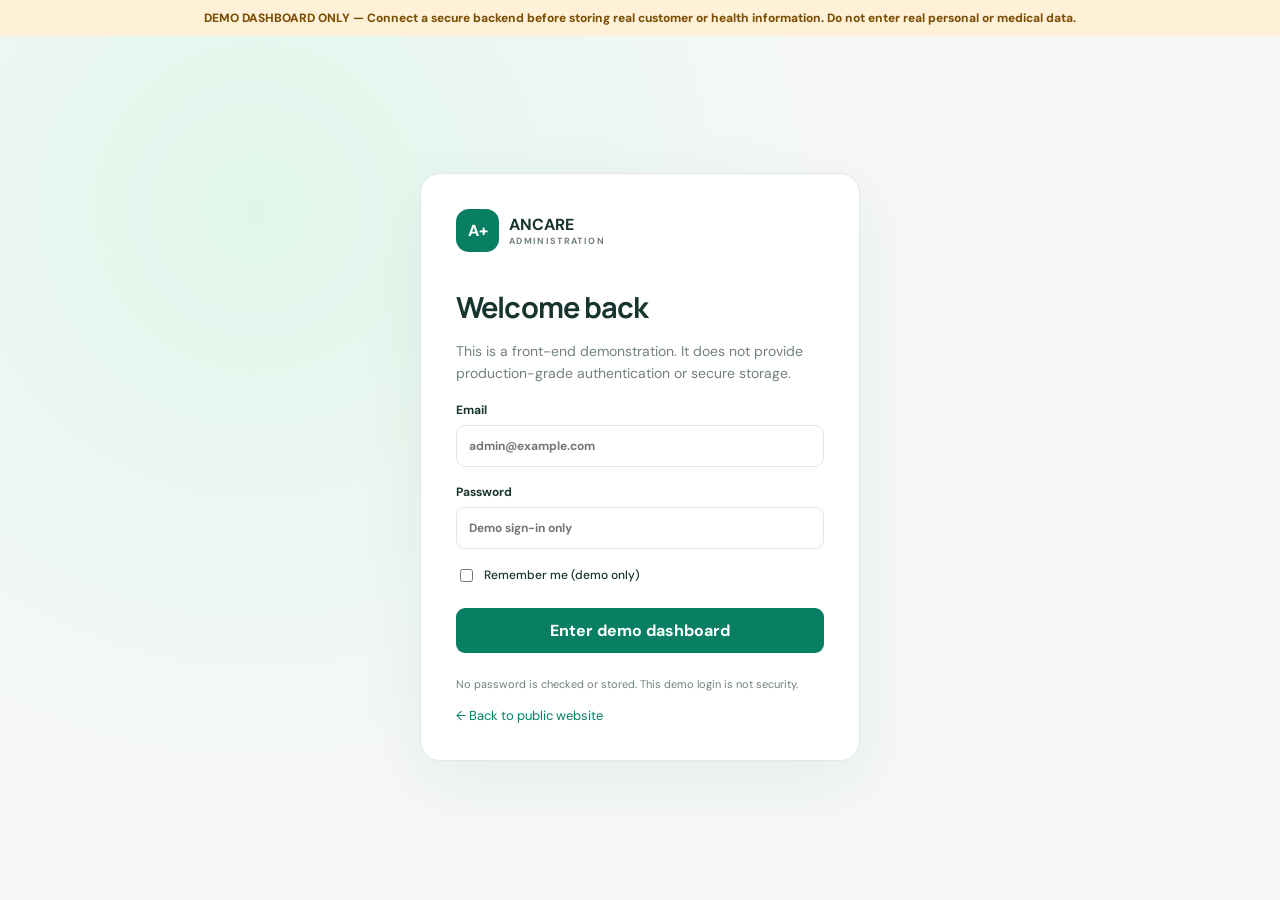
<file: admin.html>
<!doctype html><html lang="en"><head><meta charset="utf-8"><meta name="viewport" content="width=device-width,initial-scale=1"><title>Ancare Admin Demo</title><meta name="robots" content="noindex,nofollow"><link rel="stylesheet" href="admin.css"></head><body><div class="warning">DEMO DASHBOARD ONLY — Connect a secure backend before storing real customer or health information. Do not enter real personal or medical data.</div><div id="login" class="login-wrap"><div class="login-card"><a class="admin-brand" href="index.html"><span>A+</span><b>ANCARE <small>ADMINISTRATION</small></b></a><h1>Welcome back</h1><p>This is a front-end demonstration. It does not provide production-grade authentication or secure storage.</p><form id="demoLogin"><label>Email<input type="email" required placeholder="admin@example.com"></label><label>Password<input type="password" required placeholder="Demo sign-in only"></label><label class="check"><input type="checkbox"> Remember me (demo only)</label><button class="primary">Enter demo dashboard</button></form><p class="tiny">No password is checked or stored. This demo login is not security.</p><a href="index.html">← Back to public website</a></div></div><div id="dashboard" hidden><aside class="sidebar" id="sidebar"><a class="admin-brand" href="#"><span>A+</span><b>ANCARE <small>ADMIN CONSOLE</small></b></a><div class="side-label">WORKSPACE</div><nav id="sideNav"></nav><div class="side-bottom"><span>● Demo mode</span><a href="index.html">View public website ↗</a><button id="logout">Exit demo</button></div></aside><main class="admin-main"><header class="admin-top"><button id="drawerToggle" class="drawer">☰</button><div><small>ANCARE / ADMIN</small><h2 id="pageTitle">Overview</h2></div><span class="demo-pill">DEMO DATA ONLY</span><div class="profile">A<span>Administrator placeholder</span></div></header><div class="admin-content"><div class="backend-alert">⚠ Demo mode only. Changes are held in this browser session and are not securely persisted or connected to the public website.</div><section id="pageContent"></section></div></main></div><div id="toast" class="toast" role="status"></div><script src="config.js"></script><script src="admin.js"></script></body></html>
</file>
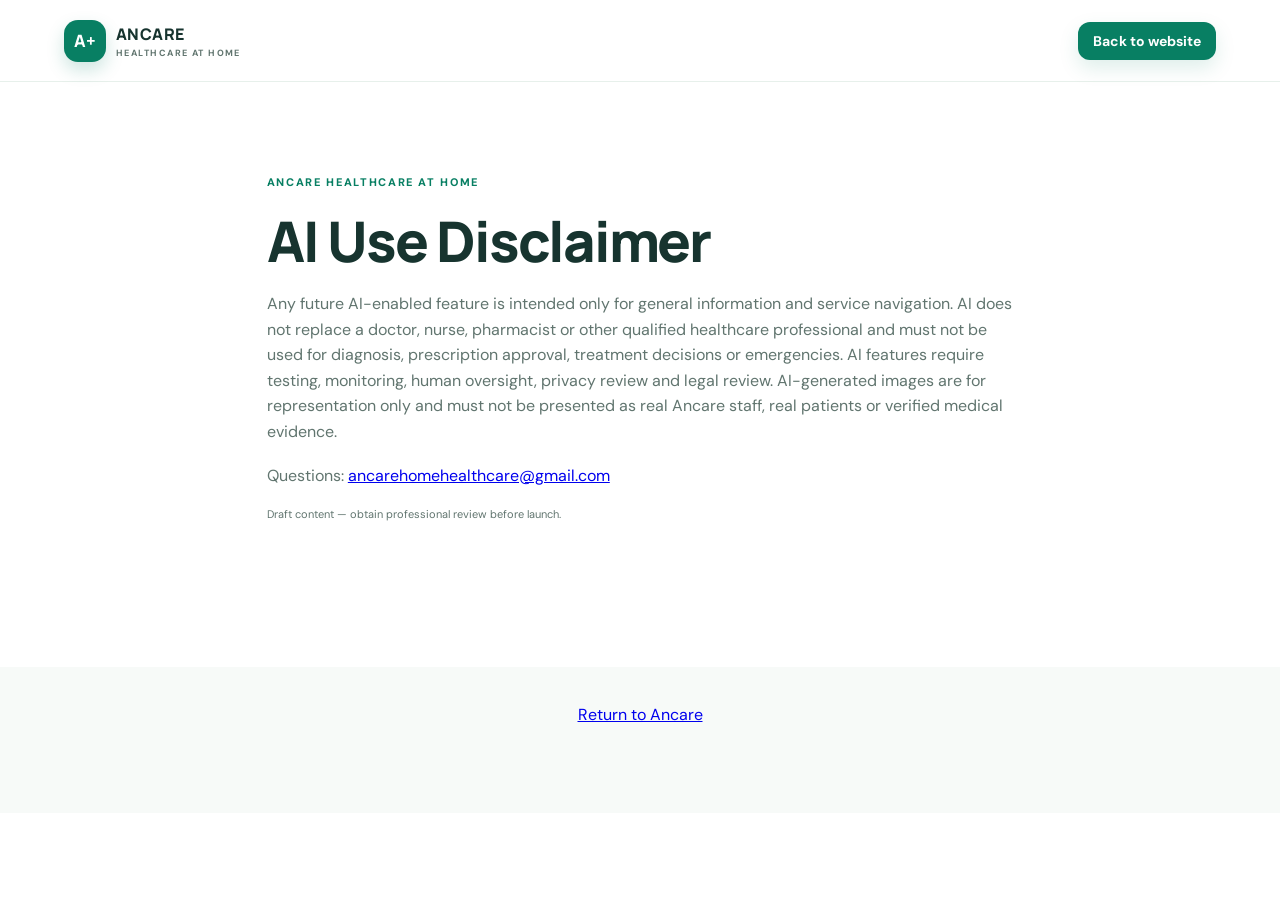
<file: ai-disclaimer.html>
<!doctype html><html lang="en"><head><meta charset="utf-8"><meta name="viewport" content="width=device-width,initial-scale=1"><title>AI Use Disclaimer | Ancare</title><link rel="stylesheet" href="style.css"></head><body><header class="site-header"><a class="brand" href="index.html"><span class="brand-mark">A+</span><span>ANCARE <small>HEALTHCARE AT HOME</small></span></a><a class="btn btn-small" href="index.html">Back to website</a></header><main class="section" style="max-width:900px;margin:auto;min-height:65vh"><span class="eyebrow">ANCARE HEALTHCARE AT HOME</span><h1 style="font-size:clamp(2rem,5vw,3.5rem)">AI Use Disclaimer</h1><p>Any future AI-enabled feature is intended only for general information and service navigation. AI does not replace a doctor, nurse, pharmacist or other qualified healthcare professional and must not be used for diagnosis, prescription approval, treatment decisions or emergencies. AI features require testing, monitoring, human oversight, privacy review and legal review. AI-generated images are for representation only and must not be presented as real Ancare staff, real patients or verified medical evidence.</p><p>Questions: <a href="mailto:ancarehomehealthcare@gmail.com">ancarehomehealthcare@gmail.com</a></p><p class="small-note">Draft content — obtain professional review before launch.</p></main><footer class="footer"><a href="index.html">Return to Ancare</a></footer></body></html>
</file>
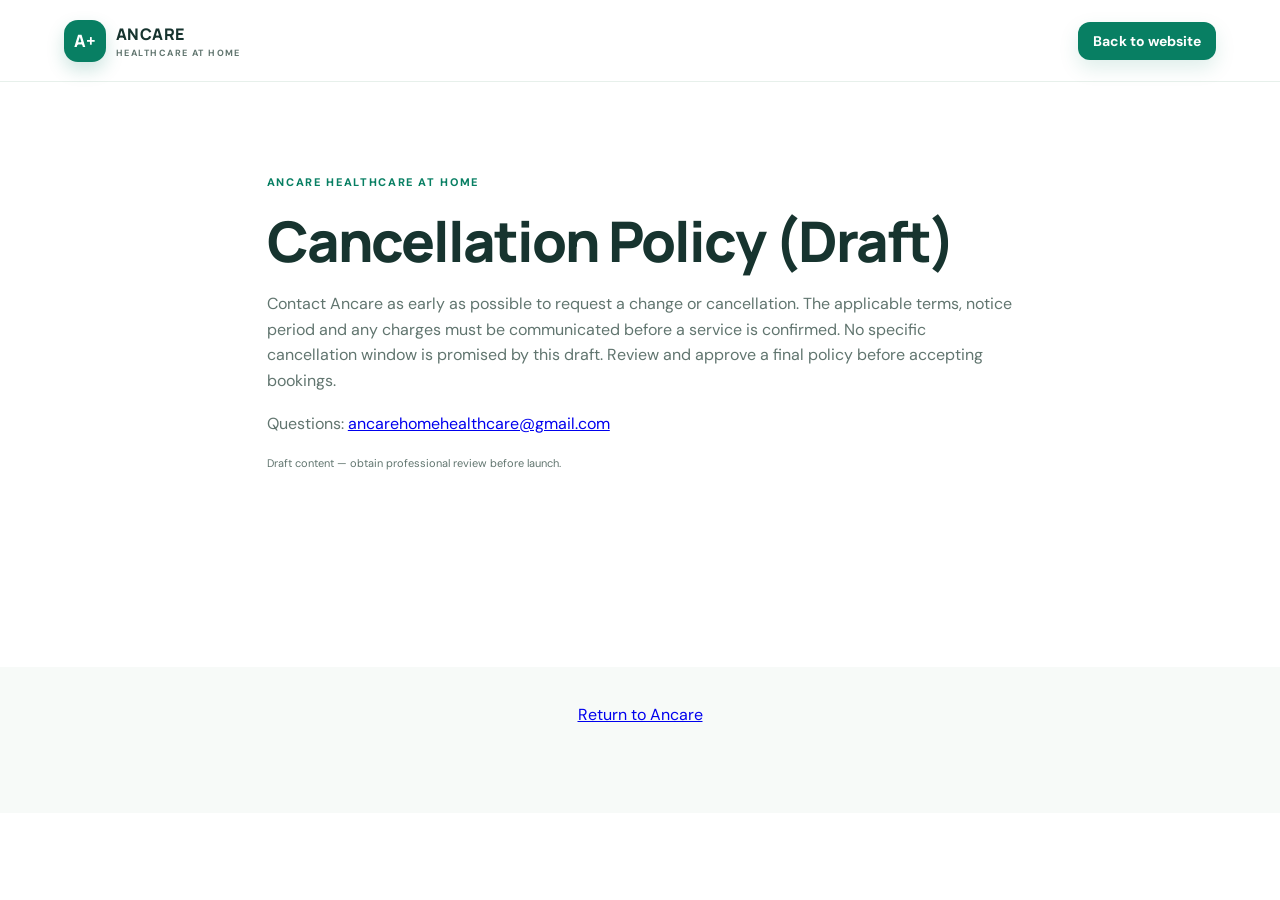
<file: cancellation.html>
<!doctype html><html lang="en"><head><meta charset="utf-8"><meta name="viewport" content="width=device-width,initial-scale=1"><title>Cancellation Policy (Draft) | Ancare</title><link rel="stylesheet" href="style.css"></head><body><header class="site-header"><a class="brand" href="index.html"><span class="brand-mark">A+</span><span>ANCARE <small>HEALTHCARE AT HOME</small></span></a><a class="btn btn-small" href="index.html">Back to website</a></header><main class="section" style="max-width:900px;margin:auto;min-height:65vh"><span class="eyebrow">ANCARE HEALTHCARE AT HOME</span><h1 style="font-size:clamp(2rem,5vw,3.5rem)">Cancellation Policy (Draft)</h1><p>Contact Ancare as early as possible to request a change or cancellation. The applicable terms, notice period and any charges must be communicated before a service is confirmed. No specific cancellation window is promised by this draft. Review and approve a final policy before accepting bookings.</p><p>Questions: <a href="mailto:ancarehomehealthcare@gmail.com">ancarehomehealthcare@gmail.com</a></p><p class="small-note">Draft content — obtain professional review before launch.</p></main><footer class="footer"><a href="index.html">Return to Ancare</a></footer></body></html>
</file>
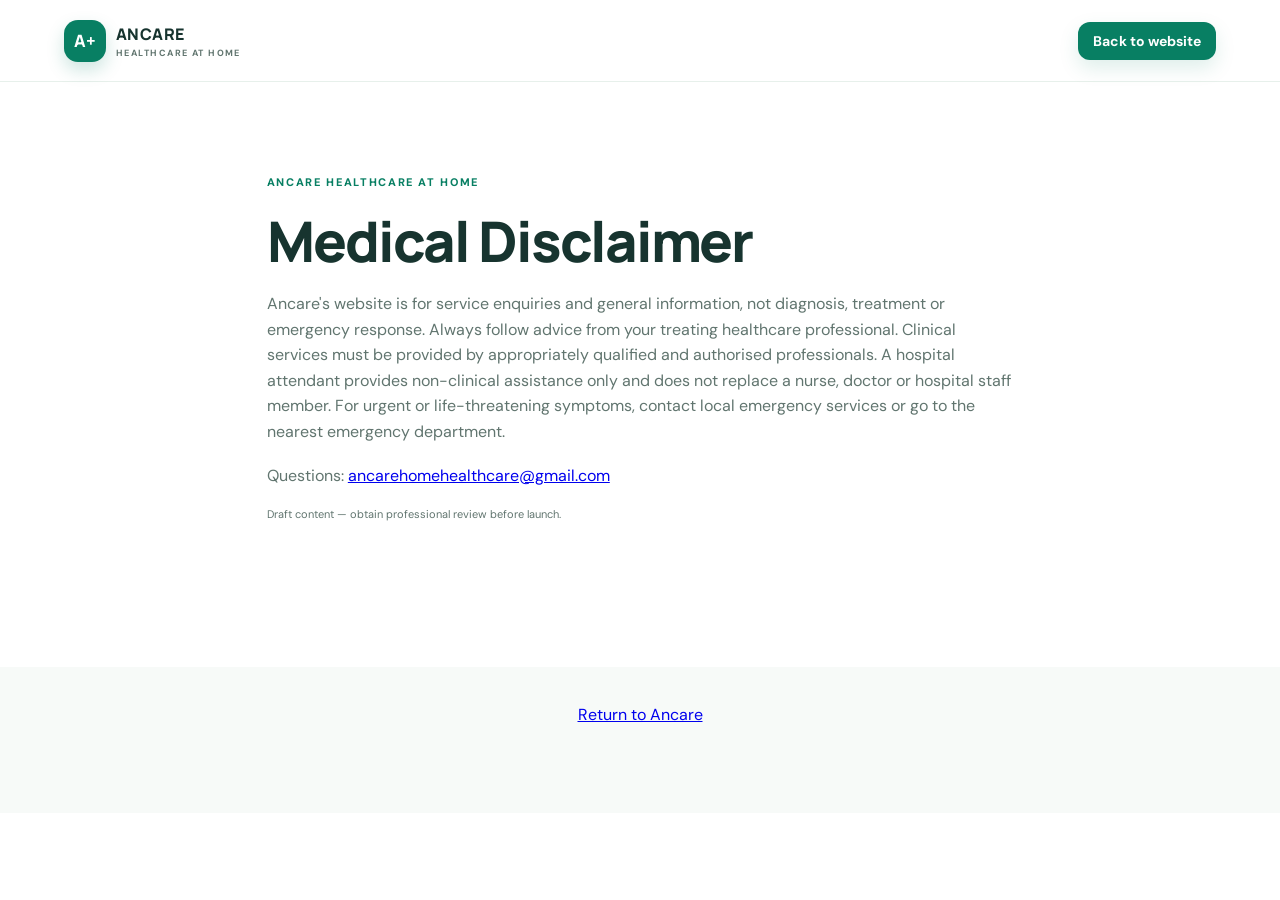
<file: medical-disclaimer.html>
<!doctype html><html lang="en"><head><meta charset="utf-8"><meta name="viewport" content="width=device-width,initial-scale=1"><title>Medical Disclaimer | Ancare</title><link rel="stylesheet" href="style.css"></head><body><header class="site-header"><a class="brand" href="index.html"><span class="brand-mark">A+</span><span>ANCARE <small>HEALTHCARE AT HOME</small></span></a><a class="btn btn-small" href="index.html">Back to website</a></header><main class="section" style="max-width:900px;margin:auto;min-height:65vh"><span class="eyebrow">ANCARE HEALTHCARE AT HOME</span><h1 style="font-size:clamp(2rem,5vw,3.5rem)">Medical Disclaimer</h1><p>Ancare's website is for service enquiries and general information, not diagnosis, treatment or emergency response. Always follow advice from your treating healthcare professional. Clinical services must be provided by appropriately qualified and authorised professionals. A hospital attendant provides non-clinical assistance only and does not replace a nurse, doctor or hospital staff member. For urgent or life-threatening symptoms, contact local emergency services or go to the nearest emergency department.</p><p>Questions: <a href="mailto:ancarehomehealthcare@gmail.com">ancarehomehealthcare@gmail.com</a></p><p class="small-note">Draft content — obtain professional review before launch.</p></main><footer class="footer"><a href="index.html">Return to Ancare</a></footer></body></html>
</file>
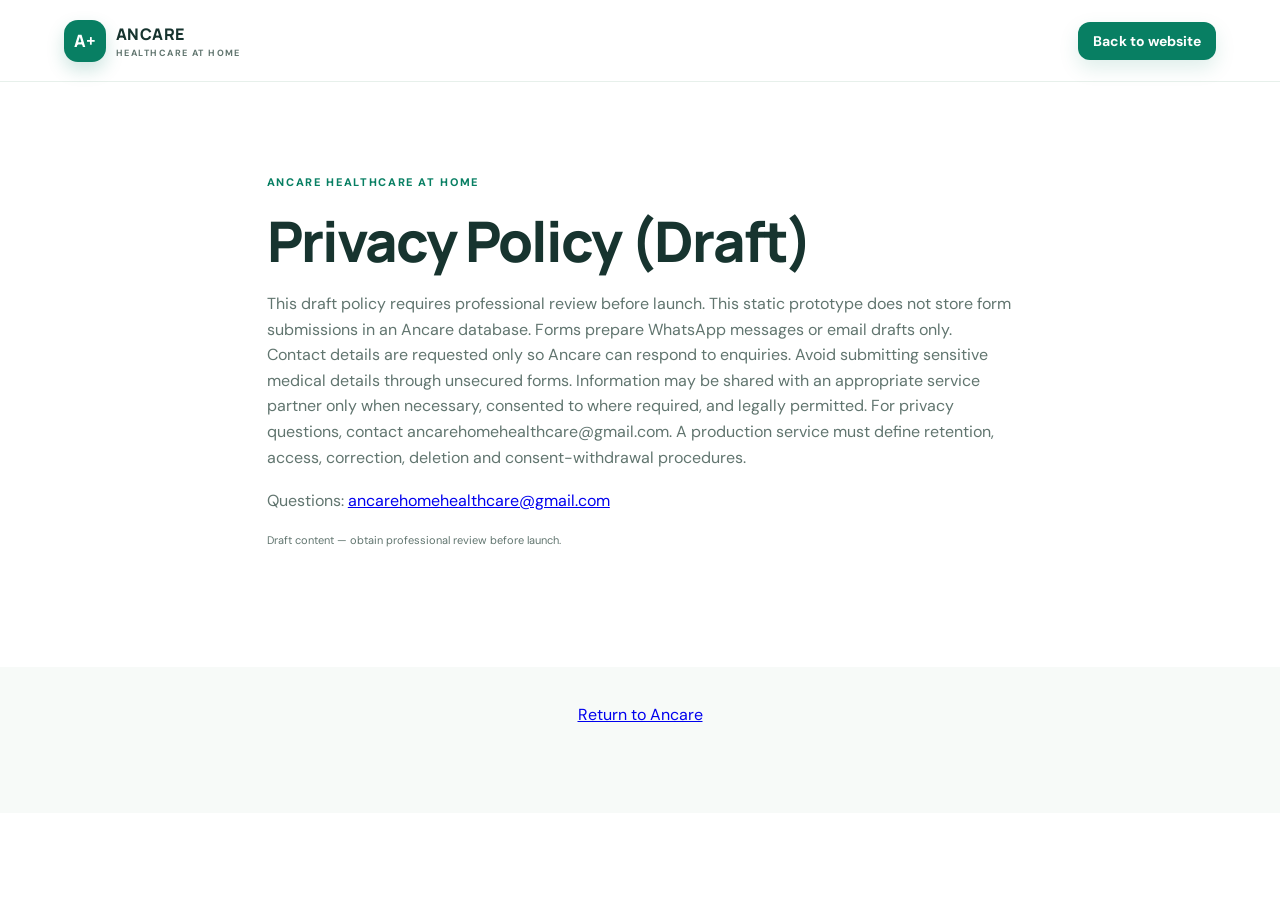
<file: privacy.html>
<!doctype html><html lang="en"><head><meta charset="utf-8"><meta name="viewport" content="width=device-width,initial-scale=1"><title>Privacy Policy (Draft) | Ancare</title><link rel="stylesheet" href="style.css"></head><body><header class="site-header"><a class="brand" href="index.html"><span class="brand-mark">A+</span><span>ANCARE <small>HEALTHCARE AT HOME</small></span></a><a class="btn btn-small" href="index.html">Back to website</a></header><main class="section" style="max-width:900px;margin:auto;min-height:65vh"><span class="eyebrow">ANCARE HEALTHCARE AT HOME</span><h1 style="font-size:clamp(2rem,5vw,3.5rem)">Privacy Policy (Draft)</h1><p>This draft policy requires professional review before launch. This static prototype does not store form submissions in an Ancare database. Forms prepare WhatsApp messages or email drafts only. Contact details are requested only so Ancare can respond to enquiries. Avoid submitting sensitive medical details through unsecured forms. Information may be shared with an appropriate service partner only when necessary, consented to where required, and legally permitted. For privacy questions, contact ancarehomehealthcare@gmail.com. A production service must define retention, access, correction, deletion and consent-withdrawal procedures.</p><p>Questions: <a href="mailto:ancarehomehealthcare@gmail.com">ancarehomehealthcare@gmail.com</a></p><p class="small-note">Draft content — obtain professional review before launch.</p></main><footer class="footer"><a href="index.html">Return to Ancare</a></footer></body></html>
</file>
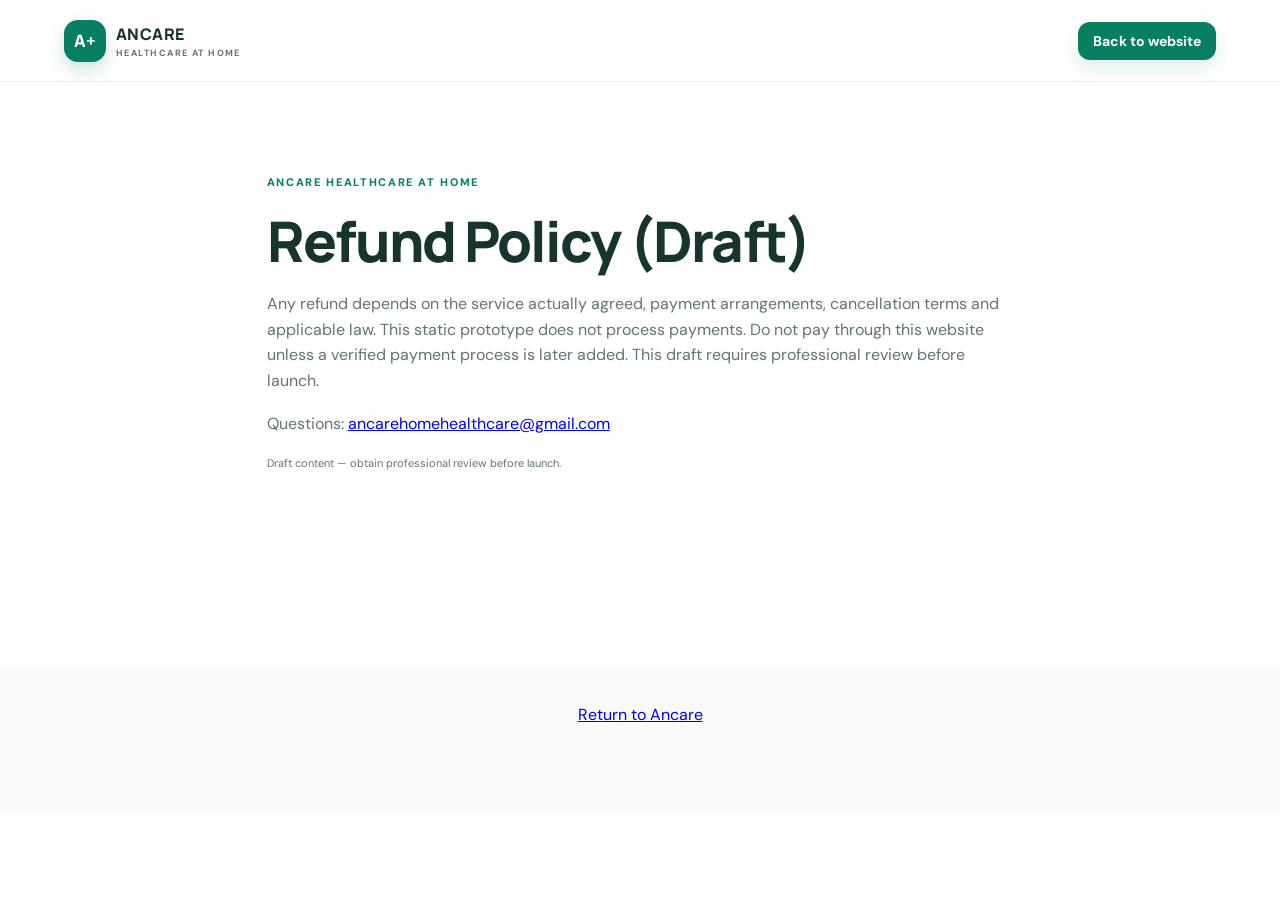
<file: refund.html>
<!doctype html><html lang="en"><head><meta charset="utf-8"><meta name="viewport" content="width=device-width,initial-scale=1"><title>Refund Policy (Draft) | Ancare</title><link rel="stylesheet" href="style.css"></head><body><header class="site-header"><a class="brand" href="index.html"><span class="brand-mark">A+</span><span>ANCARE <small>HEALTHCARE AT HOME</small></span></a><a class="btn btn-small" href="index.html">Back to website</a></header><main class="section" style="max-width:900px;margin:auto;min-height:65vh"><span class="eyebrow">ANCARE HEALTHCARE AT HOME</span><h1 style="font-size:clamp(2rem,5vw,3.5rem)">Refund Policy (Draft)</h1><p>Any refund depends on the service actually agreed, payment arrangements, cancellation terms and applicable law. This static prototype does not process payments. Do not pay through this website unless a verified payment process is later added. This draft requires professional review before launch.</p><p>Questions: <a href="mailto:ancarehomehealthcare@gmail.com">ancarehomehealthcare@gmail.com</a></p><p class="small-note">Draft content — obtain professional review before launch.</p></main><footer class="footer"><a href="index.html">Return to Ancare</a></footer></body></html>
</file>
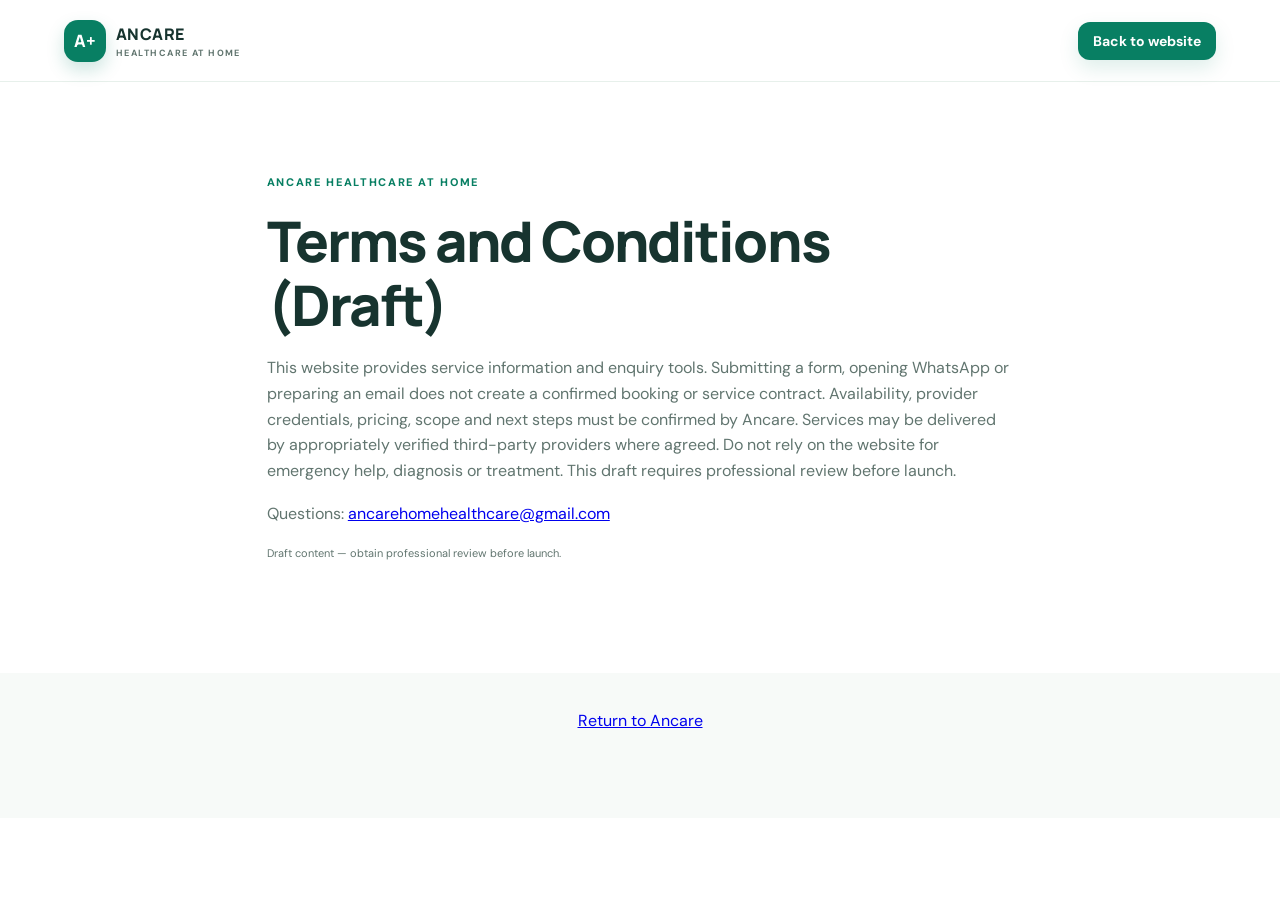
<file: terms.html>
<!doctype html><html lang="en"><head><meta charset="utf-8"><meta name="viewport" content="width=device-width,initial-scale=1"><title>Terms and Conditions (Draft) | Ancare</title><link rel="stylesheet" href="style.css"></head><body><header class="site-header"><a class="brand" href="index.html"><span class="brand-mark">A+</span><span>ANCARE <small>HEALTHCARE AT HOME</small></span></a><a class="btn btn-small" href="index.html">Back to website</a></header><main class="section" style="max-width:900px;margin:auto;min-height:65vh"><span class="eyebrow">ANCARE HEALTHCARE AT HOME</span><h1 style="font-size:clamp(2rem,5vw,3.5rem)">Terms and Conditions (Draft)</h1><p>This website provides service information and enquiry tools. Submitting a form, opening WhatsApp or preparing an email does not create a confirmed booking or service contract. Availability, provider credentials, pricing, scope and next steps must be confirmed by Ancare. Services may be delivered by appropriately verified third-party providers where agreed. Do not rely on the website for emergency help, diagnosis or treatment. This draft requires professional review before launch.</p><p>Questions: <a href="mailto:ancarehomehealthcare@gmail.com">ancarehomehealthcare@gmail.com</a></p><p class="small-note">Draft content — obtain professional review before launch.</p></main><footer class="footer"><a href="index.html">Return to Ancare</a></footer></body></html>
</file>
<file: admin.css>
@import url('https://fonts.googleapis.com/css2?family=DM+Sans:wght@400;500;600;700&family=Manrope:wght@500;600;700;800&display=swap');:root{--g:#087f63;--ink:#17342f;--muted:#71817b;--line:#e0e9e4;--bg:#f5f8f6}*{box-sizing:border-box}body{margin:0;font-family:"DM Sans",sans-serif;color:var(--ink);background:var(--bg)}button,input,select,textarea{font:inherit}.warning{background:#fff1d8;color:#7b4e05;text-align:center;padding:10px 16px;font-size:12px;font-weight:800;position:relative;z-index:5}.login-wrap{min-height:calc(100vh - 38px);display:grid;place-items:center;padding:25px;background:radial-gradient(circle at 20% 20%,#e0f6eb,transparent 45%),var(--bg)}.login-card{background:white;border:1px solid var(--line);border-radius:20px;padding:35px;max-width:440px;width:100%;box-shadow:0 20px 70px #143f3010}.admin-brand{display:flex;align-items:center;gap:10px;color:var(--ink);text-decoration:none;margin-bottom:35px}.admin-brand>span{width:43px;height:43px;display:grid;place-items:center;border-radius:13px;background:var(--g);color:white;font-weight:800}.admin-brand small{display:block;font-size:9px;letter-spacing:.15em;color:var(--muted)}h1,h2,h3{font-family:Manrope,sans-serif;letter-spacing:-.03em}h1{font-size:29px;margin-bottom:8px}p{color:var(--muted);line-height:1.55;font-size:14px}.login-card label{display:block;font-size:12px;font-weight:700;margin:17px 0}.login-card input:not([type=checkbox]),.field{display:block;width:100%;border:1px solid var(--line);padding:12px;border-radius:9px;margin-top:7px}.check{display:flex!important;gap:8px;align-items:center;font-weight:500!important}.primary,.button{border:0;border-radius:9px;background:var(--g);color:white;font-weight:700;padding:12px 15px;cursor:pointer}.login-card .primary{width:100%;margin:6px 0 12px}.tiny{font-size:11px}.login-card>a:last-child{font-size:13px;color:var(--g);text-decoration:none}#dashboard{min-height:100vh}.sidebar{width:255px;position:fixed;top:38px;bottom:0;left:0;background:#fff;border-right:1px solid var(--line);padding:23px 16px;display:flex;flex-direction:column;z-index:4}.sidebar .admin-brand{margin:0 0 34px 5px}.side-label{font-size:10px;color:#8a9992;font-weight:800;letter-spacing:.15em;padding:0 12px 10px}.sidebar nav{display:flex;flex-direction:column;gap:4px}.sidebar nav button{border:0;background:transparent;text-align:left;color:#597068;padding:11px 12px;border-radius:9px;font-size:13px;cursor:pointer;display:flex;justify-content:space-between}.sidebar nav button.active,.sidebar nav button:hover{background:#e8f6ef;color:var(--g);font-weight:700}.sidebar nav small{font-size:9px;color:#9aa9a2}.side-bottom{margin-top:auto;display:flex;flex-direction:column;gap:12px;font-size:12px}.side-bottom span{color:#9b6c16;background:#fff4dc;padding:8px;border-radius:8px}.side-bottom a,.side-bottom button{color:var(--g);text-decoration:none;background:none;border:0;text-align:left;cursor:pointer}.admin-main{margin-left:255px;min-height:calc(100vh - 38px)}.admin-top{height:88px;background:white;border-bottom:1px solid var(--line);display:flex;align-items:center;gap:17px;padding:0 30px;position:sticky;top:38px;z-index:3}.admin-top small{font-size:10px;color:#8a9992;letter-spacing:.1em}.admin-top h2{margin:3px 0 0;font-size:22px}.demo-pill{margin-left:auto;background:#fff2d8;color:#966514;border-radius:30px;padding:7px 10px;font-size:10px;font-weight:800}.profile{display:flex;align-items:center;gap:8px;font-size:11px;color:var(--muted)}.profile:before{content:"A";display:grid;place-items:center;width:30px;height:30px;background:var(--g);color:white;border-radius:50%;font-weight:800}.drawer{display:none}.admin-content{padding:25px 30px;max-width:1450px;margin:auto}.backend-alert{padding:12px 15px;border:1px solid #f2dba9;background:#fff9e9;border-radius:10px;color:#815d1d;font-size:12px;margin-bottom:22px}.page-heading{display:flex;justify-content:space-between;gap:20px;align-items:center;margin-bottom:22px}.page-heading h3{font-size:21px;margin:0}.page-heading p{margin:5px 0 0}.grid{display:grid;grid-template-columns:repeat(4,1fr);gap:15px}.stat,.panel,.data-card{background:white;border:1px solid var(--line);border-radius:13px;padding:19px}.stat small{display:block;color:var(--muted);font-size:11px}.stat strong{font:800 28px Manrope;display:block;margin:10px 0}.stat span{font-size:10px;color:#9aa69f}.panels{display:grid;grid-template-columns:1.2fr .8fr;gap:16px;margin-top:17px}.panel h3{font-size:15px;margin-bottom:15px}.empty{padding:27px 10px;text-align:center;color:var(--muted);font-size:13px;background:#fafcfb;border-radius:9px}.quick-actions{display:grid;grid-template-columns:repeat(3,1fr);gap:10px}.quick-actions button,.quick-actions a{border:1px solid var(--line);border-radius:9px;padding:13px 10px;text-decoration:none;background:white;color:var(--g);font-size:12px;font-weight:700;cursor:pointer;text-align:left}.toolbar{display:flex;gap:10px;flex-wrap:wrap;margin-bottom:16px}.toolbar input,.toolbar select,.field{border:1px solid var(--line);border-radius:8px;padding:10px;background:white;color:var(--ink)}.toolbar input{flex:1;min-width:170px}.table-wrap{overflow-x:auto;background:white;border:1px solid var(--line);border-radius:12px}table{width:100%;border-collapse:collapse;min-width:650px}th,td{text-align:left;padding:13px 15px;border-bottom:1px solid #edf2ee;font-size:12px}th{background:#fafcfb;color:#708078;font-size:10px;text-transform:uppercase;letter-spacing:.07em}td .tag{background:#e7f7ee;color:var(--g);padding:5px 8px;border-radius:30px;font-size:10px}.btn-small{background:#e7f7ee;color:var(--g);border:0;padding:7px 9px;border-radius:7px;cursor:pointer;font-size:11px;font-weight:700}.form-editor{display:grid;grid-template-columns:1fr 1fr;gap:15px}.form-editor label{font-size:12px;font-weight:700;color:#557067}.form-editor input,.form-editor select,.form-editor textarea{display:block;width:100%;margin-top:6px;border:1px solid var(--line);padding:11px;border-radius:8px}.form-editor .wide{grid-column:1/-1}.notice{padding:15px;background:#f4f9f6;border:1px solid var(--line);border-radius:10px;color:var(--muted);font-size:13px;line-height:1.6}.list-cards{display:grid;grid-template-columns:repeat(2,1fr);gap:13px}.data-card h4{margin:0 0 8px;font-size:14px}.data-card p{font-size:12px}.toast{position:fixed;bottom:22px;right:22px;background:#153c32;color:white;padding:12px 18px;border-radius:9px;opacity:0;transform:translateY(10px);transition:.2s;z-index:9;font-size:13px}.toast.show{opacity:1;transform:none}.coming{font-size:10px;color:#a17a2a;background:#fff4db;border-radius:30px;padding:5px 7px}.footer-note{color:#87958e;font-size:11px;margin-top:22px}@media(max-width:1050px){.grid{grid-template-columns:repeat(2,1fr)}.panels{grid-template-columns:1fr}.sidebar{width:220px}.admin-main{margin-left:220px}.admin-content{padding:20px}}@media(max-width:720px){.sidebar{transform:translateX(-100%);transition:.2s;width:260px;top:38px;box-shadow:0 10px 40px #0001}.sidebar.open{transform:none}.admin-main{margin-left:0}.admin-top{height:76px;padding:0 15px;gap:10px}.drawer{display:block;background:#eef7f1;border:0;border-radius:8px;padding:9px;color:var(--g)}.profile span{display:none}.demo-pill{font-size:8px;padding:6px}.admin-content{padding:15px}.grid{gap:9px}.stat{padding:14px}.stat strong{font-size:23px}.quick-actions{grid-template-columns:1fr 1fr}.form-editor,.list-cards{grid-template-columns:1fr}.form-editor .wide{grid-column:auto}.page-heading{align-items:start;flex-direction:column}.login-card{padding:25px}}
</file>
<file: style.css>
@import url('https://fonts.googleapis.com/css2?family=DM+Sans:wght@400;500;600;700&family=Manrope:wght@400;500;600;700;800&display=swap');
:root{--green:#087f63;--green2:#0b9b78;--mint:#eaf7f1;--ink:#17342f;--muted:#61756f;--line:#dce9e3;--white:#fff;--cream:#f8fbf9;--shadow:0 18px 50px #12463712}*{box-sizing:border-box}html{scroll-behavior:smooth;scroll-padding-top:90px}body{margin:0;background:#fff;color:var(--ink);font-family:"DM Sans",sans-serif;line-height:1.6}h1,h2,h3{font-family:Manrope,sans-serif;line-height:1.15;letter-spacing:-.035em;margin:0 0 18px}h1{font-size:clamp(2.8rem,6vw,5.2rem);font-weight:800}h2{font-size:clamp(2rem,4vw,3.35rem);font-weight:800}h3{font-size:1.3rem}em{color:var(--green);font-style:normal}p{color:var(--muted);margin:0 0 18px}.site-header{height:82px;padding:0 max(5vw,22px);display:flex;align-items:center;justify-content:space-between;position:sticky;top:0;z-index:20;background:#ffffffed;backdrop-filter:blur(15px);border-bottom:1px solid #e7f0eb}.brand{display:flex;align-items:center;gap:10px;color:var(--ink);text-decoration:none;font-family:Manrope,sans-serif;font-weight:800;letter-spacing:.03em}.brand small{display:block;font:700 9px "DM Sans",sans-serif;letter-spacing:.16em;color:var(--muted)}.brand-mark{display:grid;place-items:center;width:42px;height:42px;border-radius:14px;background:var(--green);color:white;font-size:17px;box-shadow:0 8px 18px #087f6333}nav{display:flex;align-items:center;gap:28px}nav a{color:#42615a;text-decoration:none;font-size:14px;font-weight:600}nav a:hover,.footer a:hover{color:var(--green)}.menu-toggle{display:none;background:transparent;border:0;font-size:25px;color:var(--ink)}.btn{border:0;background:var(--green);color:#fff!important;border-radius:12px;padding:14px 20px;text-decoration:none;font:700 14px "DM Sans",sans-serif;display:inline-flex;align-items:center;justify-content:center;gap:16px;cursor:pointer;transition:.2s;box-shadow:0 8px 20px #087f6322}.btn:hover{background:#066a53;transform:translateY(-1px)}.btn-small{padding:10px 15px}.btn-outline{background:white;color:var(--green)!important;border:1px solid #bdded1;box-shadow:none}.btn-light{background:#fff;color:var(--green)!important;box-shadow:none}.hero{padding:75px max(6vw,24px) 70px;display:grid;grid-template-columns:1.05fr .95fr;gap:5vw;align-items:center;background:radial-gradient(ellipse at 85% 30%,#e3f6ec 0,transparent 42%),linear-gradient(120deg,#fbfdfb,#f4fbf7)}.hero-copy>p{font-size:18px;max-width:590px;line-height:1.75}.eyebrow{display:block;color:var(--green);font-size:11px;letter-spacing:.15em;font-weight:800;margin-bottom:17px}.pulse{display:inline-block;width:8px;height:8px;border-radius:50%;background:#22ae81;margin-right:7px;box-shadow:0 0 0 5px #d7f2e5}.hero-actions{display:flex;gap:12px;flex-wrap:wrap;margin:28px 0}.hero-meta{display:flex;gap:18px;flex-wrap:wrap;font-size:12px;color:#668077}.hero-art{position:relative;padding:12px}.hero-art>img{width:100%;max-height:470px;object-fit:contain;filter:drop-shadow(0 25px 25px #28654a12)}.floating-note{position:absolute;bottom:8%;left:-4%;background:white;border:1px solid #e4eee8;border-radius:16px;padding:15px 18px;display:flex;align-items:center;gap:12px;box-shadow:var(--shadow)}.floating-note strong,.floating-note small{display:block}.floating-note strong{font-size:12px}.floating-note small{color:var(--muted);font-size:11px}.note-icon{width:36px;height:36px;display:grid;place-items:center;border-radius:12px;background:var(--mint);color:var(--green);font-size:23px}.trust-strip{display:grid;grid-template-columns:repeat(3,1fr);padding:24px 8%;border-bottom:1px solid var(--line);gap:20px}.trust-strip div{display:flex;align-items:center;justify-content:center;gap:12px;font-weight:700;font-size:13px}.trust-strip b{color:var(--green);font:800 24px Manrope}.section{padding:92px max(6vw,24px)}.section-head{display:flex;justify-content:space-between;align-items:end;gap:35px;margin-bottom:34px}.section-head>p{max-width:380px}.service-tools{display:flex;gap:12px;margin-bottom:22px}.service-tools input,.service-tools select{padding:13px 16px;border:1px solid var(--line);border-radius:11px;background:white;color:var(--ink);font:inherit}.service-tools input{flex:1}.service-grid{display:grid;grid-template-columns:repeat(4,1fr);gap:18px}.service-card{border:1px solid var(--line);border-radius:18px;overflow:hidden;background:white;transition:.22s;display:flex;flex-direction:column;min-width:0}.service-card:hover{transform:translateY(-4px);box-shadow:var(--shadow);border-color:#b9dfce}.service-card img{width:100%;height:155px;object-fit:cover;background:var(--mint)}.service-card-body{padding:18px;display:flex;flex-direction:column;flex:1}.service-card h3{font-size:17px;margin-bottom:10px}.service-card p{font-size:13px;line-height:1.6;flex:1}.availability{font-size:10px;font-weight:800;letter-spacing:.06em;color:#187c5d;background:#e7f7ee;padding:6px 9px;border-radius:30px;align-self:flex-start;margin-bottom:12px}.card-actions{display:flex;gap:8px;flex-wrap:wrap}.card-actions a{font-size:12px;padding:9px 10px;border-radius:9px;text-decoration:none;font-weight:700}.card-actions .ask{background:var(--green);color:#fff}.card-actions .wa{background:var(--mint);color:var(--green)}.representation{font-size:11px;margin-top:18px}.band{padding:75px max(6vw,24px);display:grid;grid-template-columns:.8fr 1.2fr;gap:8vw;align-items:center;background:var(--mint)}.band-art img{width:100%;max-height:350px;object-fit:contain}.band p{max-width:650px}.check-list{padding:0;list-style:none;color:#3f6258;margin:20px 0}.check-list li{margin:10px 0}.check-list li:before{content:"✓";color:var(--green);font-weight:800;margin-right:10px}.small-note{font-size:11px;line-height:1.6}.offers{background:#fbfdfb}.offer-empty{border:1px dashed #bcd9cd;border-radius:20px;text-align:center;padding:45px 20px;background:white}.offer-symbol{margin:auto auto 14px;width:48px;height:48px;border-radius:16px;background:var(--mint);display:grid;place-items:center;color:var(--green);font-size:27px}.offer-empty p{margin-bottom:8px}.text-link{color:var(--green);font-weight:700;text-decoration:none}.form-layout{display:grid;grid-template-columns:1.5fr .7fr;gap:25px;align-items:start}.form-card,.request-aside{padding:28px;border:1px solid var(--line);border-radius:18px;background:#fff;box-shadow:var(--shadow)}.form-grid{display:grid;grid-template-columns:1fr 1fr;gap:16px}.form-card label{display:block;font-size:12px;font-weight:700;color:#3a5d53;margin-bottom:16px}.form-card input:not([type=checkbox]),.form-card select,.form-card textarea{width:100%;margin-top:7px;border:1px solid #d7e5dd;border-radius:10px;padding:12px 13px;font:14px "DM Sans",sans-serif;color:var(--ink);background:white;outline-color:#58b998}.form-card textarea{resize:vertical}.form-card .full{grid-column:1/-1}.consent{display:flex!important;gap:9px;align-items:flex-start;font-weight:500!important;line-height:1.5}.consent input{margin-top:3px;flex-shrink:0}.form-actions{display:flex;flex-wrap:wrap;gap:10px;margin-top:6px}.feedback{font-size:13px;color:var(--green);margin-top:14px}.enquiry-output{border-top:1px solid var(--line);margin-top:25px;padding-top:22px}.enquiry-output textarea{width:100%;padding:12px;border:1px solid var(--line);border-radius:10px;font:13px monospace;color:var(--ink);margin-bottom:12px}.request-aside{background:var(--mint);box-shadow:none}.aside-icon{font-size:30px;color:var(--green);margin-bottom:12px}.aside-link{display:flex;justify-content:space-between;padding:13px 0;border-bottom:1px solid #cce6d8;text-decoration:none;color:var(--green);font-weight:700;font-size:13px}.request-aside hr{border:0;border-top:1px solid #cce6d8;margin:24px 0}.partnership{background:#fbfdfb;display:grid;grid-template-columns:.8fr 1.2fr;gap:6vw;align-items:start}.faq-list{max-width:900px;margin:auto}.faq-item{border-bottom:1px solid var(--line)}.faq-question{width:100%;background:white;border:0;padding:21px 0;display:flex;justify-content:space-between;text-align:left;font:700 15px "DM Sans",sans-serif;color:var(--ink);cursor:pointer}.faq-question span{color:var(--green);font-size:20px;margin-left:15px}.faq-answer{padding:0 30px 20px 0;color:var(--muted);font-size:14px}.contact-section{padding:85px max(6vw,24px);display:grid;grid-template-columns:1.1fr .7fr;gap:8vw;align-items:center;background:#0e4d40;color:white}.contact-section h2{color:white}.contact-section h2 em{color:#83d5b4}.contact-section p{color:#c6e0d5}.contact-detail strong{color:white}.contact-card{padding:30px;border:1px solid #4c8878;border-radius:20px;background:#ffffff0b;text-align:center}.contact-icon{margin:auto auto 15px;width:54px;height:54px;border-radius:17px;background:#e2f8ed;color:var(--green);display:grid;place-items:center;font-weight:800;font-size:20px}.contact-card h3{letter-spacing:.15em}.contact-card a{display:block;text-decoration:none;color:#b9f1d9;padding:8px}.contact-line{height:1px;background:#4c8878;margin:20px 0}.footer{padding:35px max(6vw,24px) 85px;background:#f7faf8;text-align:center}.brand-footer{justify-content:center;margin-bottom:25px}.footer-links{display:flex;gap:18px;justify-content:center;flex-wrap:wrap;margin-bottom:22px}.footer-links a{color:#557169;text-decoration:none;font-size:12px}.footer p{font-size:11px;margin-bottom:8px}.mobile-bar{display:none}.floating-wa{position:fixed;right:22px;bottom:25px;z-index:30;background:#18a66a;color:#fff;width:54px;height:54px;border-radius:50%;display:grid;place-items:center;text-decoration:none;font-size:26px;box-shadow:0 8px 25px #087f6340}.empty-state{padding:30px;border:1px dashed var(--line);border-radius:14px;text-align:center;color:var(--muted);grid-column:1/-1}
@media(max-width:1050px){.service-grid{grid-template-columns:repeat(3,1fr)}nav{gap:15px}.hero{gap:2vw}.section-head{align-items:start}}
@media(max-width:760px){.site-header{height:70px;padding:0 18px}.menu-toggle{display:block}nav{display:none;position:absolute;top:69px;left:0;right:0;padding:20px;background:white;border-bottom:1px solid var(--line);box-shadow:var(--shadow);flex-direction:column;align-items:stretch;gap:16px}nav.open{display:flex}.hero{padding:48px 22px 45px;grid-template-columns:1fr}.hero-art{max-width:500px;margin:auto}.floating-note{left:0;bottom:0}.hero-copy>p{font-size:16px}.trust-strip{padding:20px 12px;gap:8px}.trust-strip div{flex-direction:column;text-align:center;gap:4px;font-size:11px}.section{padding:62px 20px}.section-head{display:block}.section-head>p{margin-top:15px}.service-grid{grid-template-columns:repeat(2,minmax(0,1fr));gap:11px}.service-card img{height:125px}.service-card-body{padding:13px}.service-card h3{font-size:15px}.service-card p{font-size:12px}.card-actions a{font-size:11px;padding:8px}.service-tools{flex-direction:column}.band{padding:52px 22px;grid-template-columns:1fr;gap:25px}.band-art img{max-height:230px}.form-layout,.partnership,.contact-section{grid-template-columns:1fr;gap:20px}.form-card,.request-aside{padding:20px}.form-grid{grid-template-columns:1fr;gap:0}.form-card .full{grid-column:auto}.contact-section{padding:60px 22px}.contact-card{max-width:420px;width:100%;margin:auto}.floating-wa{bottom:78px;right:15px}.mobile-bar{position:fixed;bottom:0;left:0;right:0;z-index:29;display:grid;grid-template-columns:repeat(3,1fr);background:white;border-top:1px solid var(--line);padding:9px 8px calc(9px + env(safe-area-inset-bottom));box-shadow:0 -5px 20px #1246370b}.mobile-bar a{text-align:center;text-decoration:none;color:var(--green);font-size:12px;font-weight:800;padding:8px}.footer{padding-bottom:105px}.hero-actions .btn{flex:1}.form-actions .btn,.form-actions a{flex:1}.section-head h2{font-size:2.15rem}}
@media(max-width:390px){.service-grid{grid-template-columns:1fr}.service-card{display:grid;grid-template-columns:110px 1fr}.service-card img{height:100%;min-height:180px}.card-actions{flex-direction:column}}
</file>
